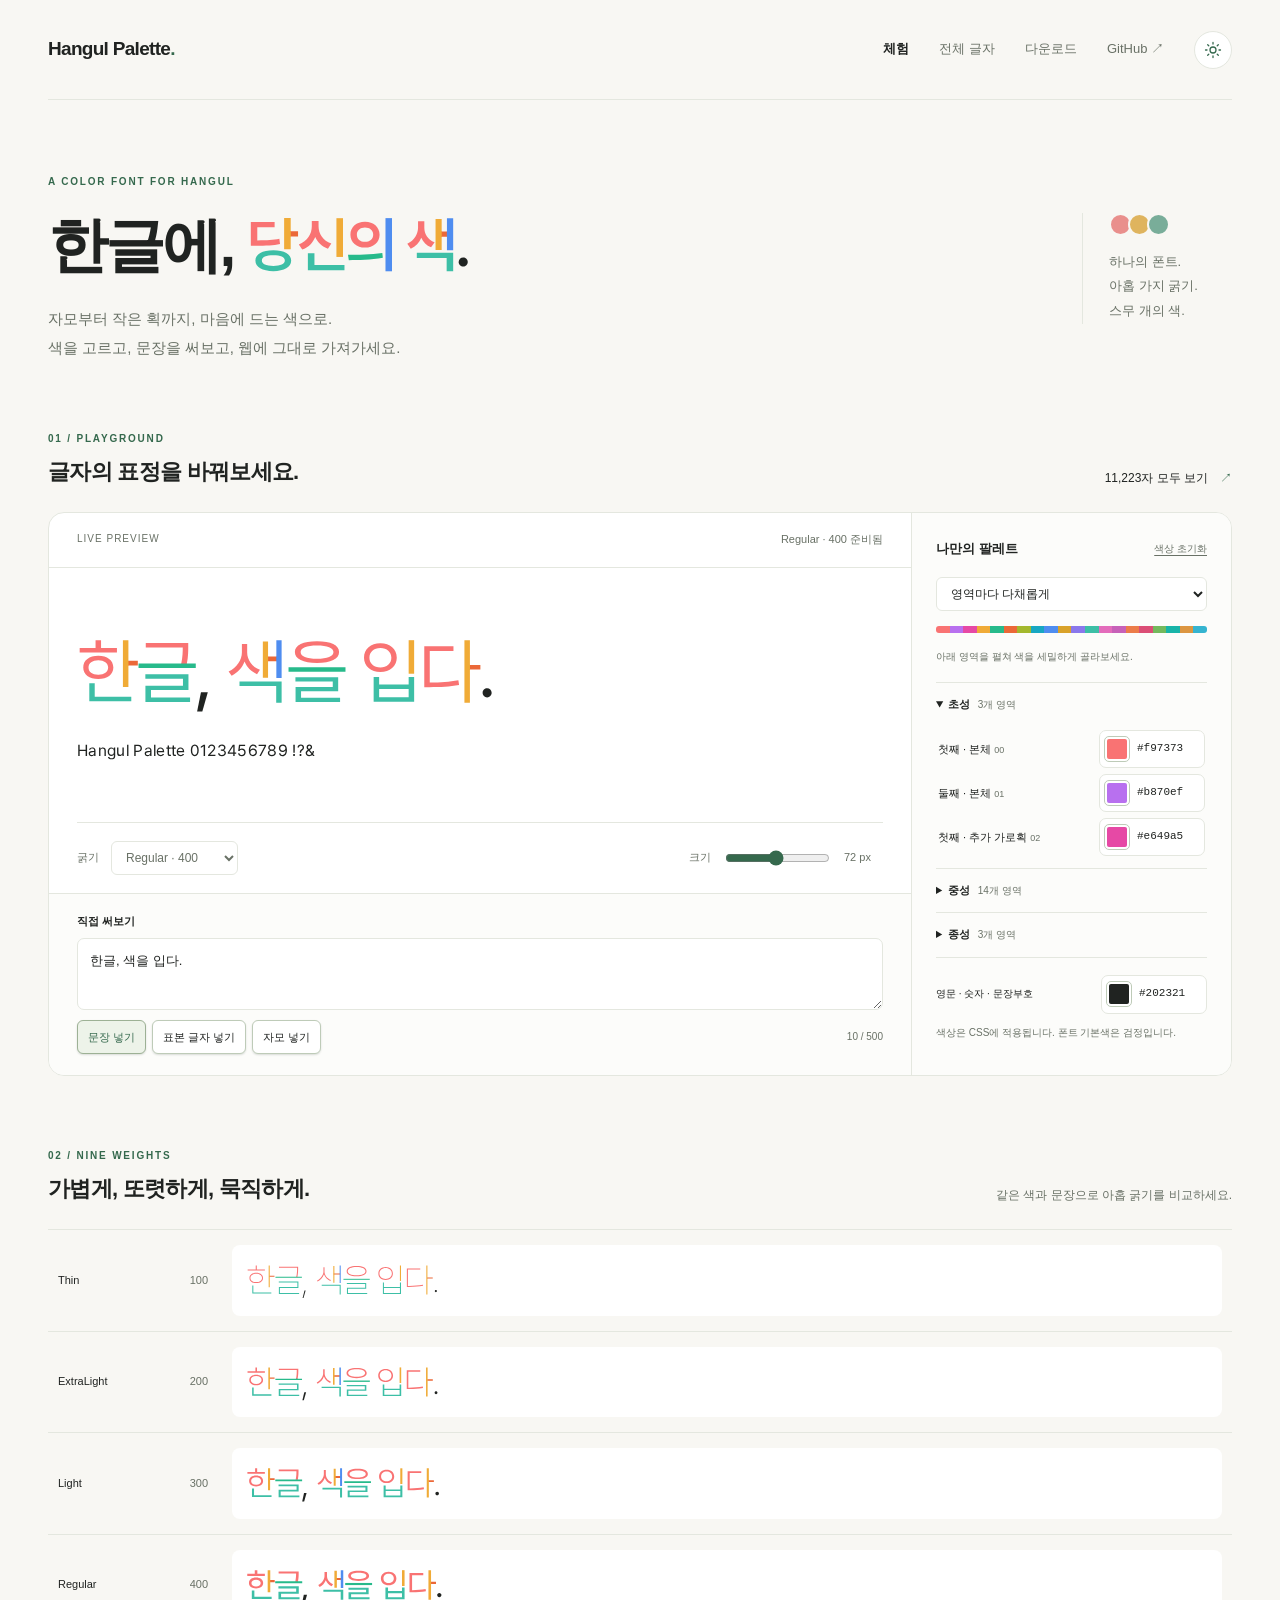
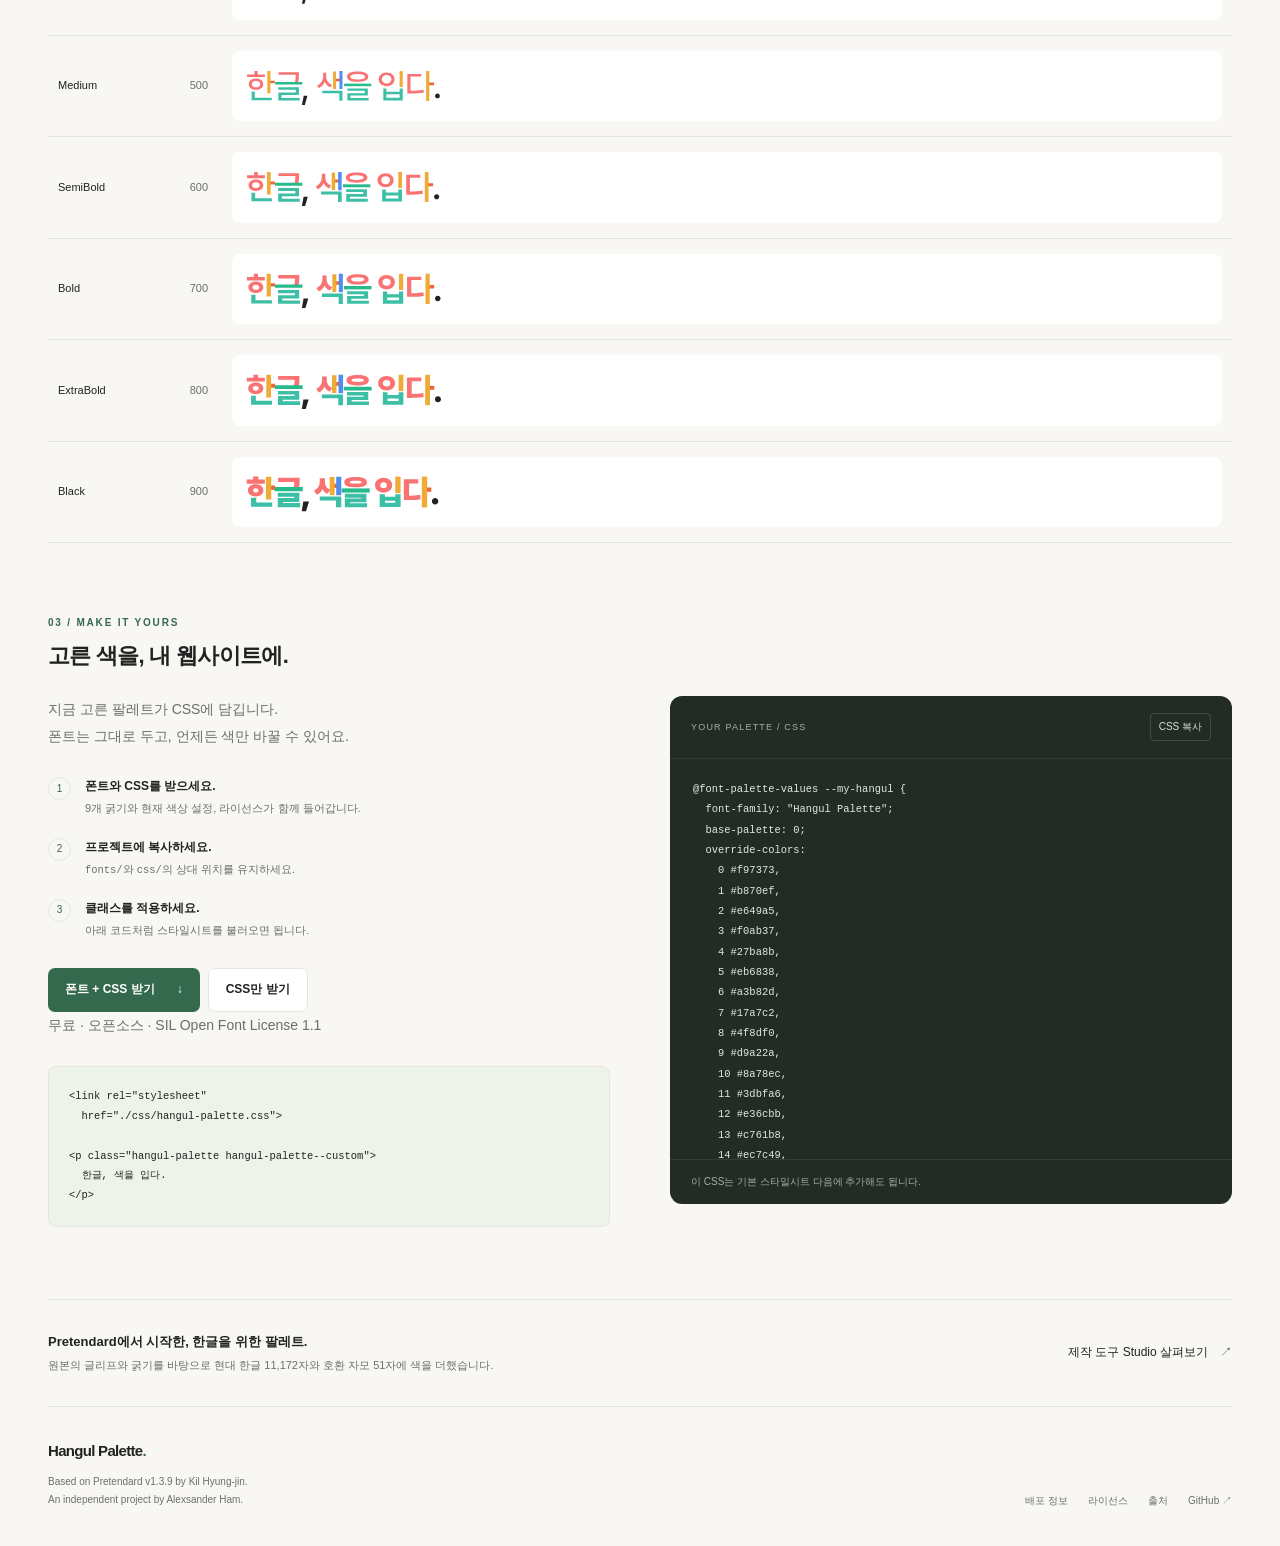
<file: index.html>
<!doctype html>
<html lang="ko">
<head>
  <meta charset="utf-8">
  <meta name="viewport" content="width=device-width, initial-scale=1">
  <meta name="theme-color" content="#f8f7f3">
  <meta name="color-scheme" content="light dark">
  <script src="assets/theme.js"></script>
  <meta name="description" content="한글의 자모와 작은 획까지, CSS로 색을 고르는 오픈소스 컬러 웹폰트. 9개 굵기와 20개 색상 영역을 직접 체험하세요.">
  <title>Hangul Palette — 한글에, 당신의 색.</title>
  <link rel="icon" href="assets/favicon.ico" sizes="16x16 32x32 48x48 64x64">
  <link rel="icon" href="assets/favicon.svg" type="image/svg+xml" sizes="any">
  <link rel="apple-touch-icon" href="assets/apple-touch-icon.png" sizes="180x180">
  <link rel="stylesheet" href="assets/theme.css">
  <link rel="stylesheet" href="css/hangul-palette.css">
  <link rel="stylesheet" href="assets/index.css">
</head>
<body>
  <a class="skip-link" href="#playground">체험으로 건너뛰기</a>
  <div class="shell">
    <header class="site-header">
      <a class="brand" href="./" aria-label="Hangul Palette 홈">Hangul Palette<span aria-hidden="true">.</span></a>
      <nav aria-label="주 메뉴">
        <a href="#playground" aria-current="page">체험</a>
        <a href="glyphs">전체 글자</a>
        <a href="#usage">다운로드</a>
        <a class="github-link" href="https://github.com/AlexsanderHam/hangul-palette">GitHub <span aria-hidden="true">↗</span></a>
        <button id="theme-toggle" class="theme-toggle" type="button" aria-label="다크 모드로 전환" title="다크 모드로 전환" disabled>
          <svg class="theme-sun" width="18" height="18" viewBox="0 0 24 24" fill="none" stroke="currentColor" stroke-width="1.7" stroke-linecap="round" aria-hidden="true"><circle cx="12" cy="12" r="4"/><path d="M12 2v2m0 16v2M2 12h2m16 0h2M4.93 4.93l1.42 1.42m11.3 11.3 1.42 1.42M4.93 19.07l1.42-1.42m11.3-11.3 1.42-1.42"/></svg>
          <svg class="theme-moon" width="18" height="18" viewBox="0 0 24 24" fill="none" stroke="currentColor" stroke-width="1.7" stroke-linecap="round" stroke-linejoin="round" aria-hidden="true"><path d="M20.5 13.5A8.5 8.5 0 0 1 10.5 3.5A8.5 8.5 0 1 0 20.5 13.5Z"/></svg>
        </button>
      </nav>
    </header>

    <main>
      <section class="hero" aria-labelledby="page-title">
        <div>
          <p class="eyebrow">A COLOR FONT FOR HANGUL</p>
          <h1 id="page-title">한글에, <span class="hangul-palette hangul-palette--colored">당신의 색.</span></h1>
          <p class="hero-description">자모부터 작은 획까지, 마음에 드는 색으로.<br>색을 고르고, 문장을 써보고, 웹에 그대로 가져가세요.</p>
        </div>
        <div class="hero-note"><span class="color-mark" aria-hidden="true"><i></i><i></i><i></i></span><p>하나의 폰트.<br>아홉 가지 굵기.<br>스무 개의 색.</p></div>
      </section>

      <section id="playground" aria-labelledby="playground-title">
        <div class="section-heading"><div><p class="eyebrow">01 / PLAYGROUND</p><h2 id="playground-title">글자의 표정을 바꿔보세요.</h2></div><a class="text-link" href="glyphs">11,223자 모두 보기 <span aria-hidden="true">↗</span></a></div>
        <div class="workbench">
          <div class="preview-panel">
            <div class="preview-toolbar"><span>LIVE PREVIEW</span><span id="font-state" role="status">폰트 불러오는 중…</span></div>
            <div class="specimen-stage"><p id="specimen" class="hangul-palette custom-palette">한글, 색을 입다.</p><p class="latin-sample custom-palette">Hangul Palette 0123456789 !?&amp;</p></div>
            <div class="preview-controls">
              <label for="weight">굵기<select id="weight"><option value="100">Thin · 100</option><option value="200">ExtraLight · 200</option><option value="300">Light · 300</option><option value="400" selected>Regular · 400</option><option value="500">Medium · 500</option><option value="600">SemiBold · 600</option><option value="700">Bold · 700</option><option value="800">ExtraBold · 800</option><option value="900">Black · 900</option></select></label>
              <label class="size-control" for="size">크기<input id="size" type="range" min="28" max="120" step="1" value="72"><output id="size-value" for="size">72 px</output></label>
            </div>
            <div class="text-editor"><label for="text">직접 써보기</label><textarea id="text" maxlength="500" rows="2" spellcheck="false">한글, 색을 입다.</textarea><div class="editor-foot"><div class="sample-buttons" aria-label="예시 문장"><button type="button" data-sample="한글, 색을 입다." aria-pressed="true">문장 넣기</button><button type="button" data-sample="가 과 값 밖 몋 휺" aria-pressed="false">표본 글자 넣기</button><button type="button" data-sample="ㄱ ㄲ ㄳ ㄴ ㄵ ㅏ ㅘ ㅙ ㅢ" aria-pressed="false">자모 넣기</button></div><span id="text-count">10 / 500</span></div></div>
          </div>

          <aside class="palette-panel" aria-labelledby="palette-title">
            <div class="palette-heading"><h3 id="palette-title">나만의 팔레트</h3><button id="reset-colors" class="quiet-button" type="button" disabled>색상 초기화</button></div>
            <label class="sr-only" for="preset">팔레트 프리셋</label><select id="preset" disabled><option value="spectrum">영역마다 다채롭게</option><option value="roles">초성 · 중성 · 종성</option><option value="forest">숲과 물</option><option value="black">기본 검정</option><option value="custom" disabled>직접 고른 색</option></select>
            <div id="palette-strip" class="palette-strip" aria-hidden="true"></div>
            <p class="panel-hint">아래 영역을 펼쳐 색을 세밀하게 골라보세요.</p>
            <div id="color-groups" class="color-groups"><p class="loading-copy">색상 영역 불러오는 중…</p></div>
            <div class="text-color-row"><label for="text-color">영문 · 숫자 · 문장부호</label><div class="color-control"><input id="text-color" name="text-color" type="color" value="#202321" autocomplete="off" aria-label="영문·숫자·문장부호 색상" title="눌러서 색상 선택"><input id="text-color-hex" name="text-color-hex" class="hex-input" type="text" value="#202321" maxlength="7" spellcheck="false" autocomplete="off" aria-label="영문·숫자·문장부호 16진수 색상"></div></div>
            <p id="palette-state" class="panel-hint" role="status">색상은 CSS에 적용됩니다. 폰트 기본색은 검정입니다.</p>
          </aside>
        </div>
        <noscript><p class="notice">색상 편집과 다운로드 묶음 기능은 JavaScript를 켜면 사용할 수 있습니다. 폰트는 <a href="https://github.com/AlexsanderHam/hangul-palette">GitHub</a>에서도 받을 수 있습니다.</p></noscript>
      </section>

      <section class="weight-section" aria-labelledby="weights-title">
        <div class="section-heading"><div><p class="eyebrow">02 / NINE WEIGHTS</p><h2 id="weights-title">가볍게, 또렷하게, 묵직하게.</h2></div><p class="section-note">같은 색과 문장으로 아홉 굵기를 비교하세요.</p></div>
        <div id="weights" class="weight-list">
          <article class="weight-row"><h3>Thin <span>100</span></h3><p class="hangul-palette custom-palette" style="font-weight:100">한글, 색을 입다.</p></article>
          <article class="weight-row"><h3>ExtraLight <span>200</span></h3><p class="hangul-palette custom-palette" style="font-weight:200">한글, 색을 입다.</p></article>
          <article class="weight-row"><h3>Light <span>300</span></h3><p class="hangul-palette custom-palette" style="font-weight:300">한글, 색을 입다.</p></article>
          <article class="weight-row"><h3>Regular <span>400</span></h3><p class="hangul-palette custom-palette" style="font-weight:400">한글, 색을 입다.</p></article>
          <article class="weight-row"><h3>Medium <span>500</span></h3><p class="hangul-palette custom-palette" style="font-weight:500">한글, 색을 입다.</p></article>
          <article class="weight-row"><h3>SemiBold <span>600</span></h3><p class="hangul-palette custom-palette" style="font-weight:600">한글, 색을 입다.</p></article>
          <article class="weight-row"><h3>Bold <span>700</span></h3><p class="hangul-palette custom-palette" style="font-weight:700">한글, 색을 입다.</p></article>
          <article class="weight-row"><h3>ExtraBold <span>800</span></h3><p class="hangul-palette custom-palette" style="font-weight:800">한글, 색을 입다.</p></article>
          <article class="weight-row"><h3>Black <span>900</span></h3><p class="hangul-palette custom-palette" style="font-weight:900">한글, 색을 입다.</p></article>
        </div>
      </section>

      <section id="usage" class="usage-section" aria-labelledby="usage-title">
        <div class="section-heading"><div><p class="eyebrow">03 / MAKE IT YOURS</p><h2 id="usage-title">고른 색을, 내 웹사이트에.</h2></div></div>
        <div class="usage-grid">
          <div class="usage-copy"><p>지금 고른 팔레트가 CSS에 담깁니다.<br>폰트는 그대로 두고, 언제든 색만 바꿀 수 있어요.</p><ol class="steps"><li><span>1</span><div><h3>폰트와 CSS를 받으세요.</h3><p>9개 굵기와 현재 색상 설정, 라이선스가 함께 들어갑니다.</p></div></li><li><span>2</span><div><h3>프로젝트에 복사하세요.</h3><p><code>fonts/</code>와 <code>css/</code>의 상대 위치를 유지하세요.</p></div></li><li><span>3</span><div><h3>클래스를 적용하세요.</h3><p>아래 코드처럼 스타일시트를 불러오면 됩니다.</p></div></li></ol>
            <div class="download-actions"><button id="download-fonts" class="button button-primary" type="button" disabled>폰트 + CSS 받기 <span aria-hidden="true">↓</span></button><button id="download-css" class="button button-secondary" type="button" disabled>CSS만 받기</button></div><p id="download-state" class="download-state" role="status">무료 · 오픈소스 · SIL Open Font License 1.1</p>
            <pre class="html-example"><code>&lt;link rel="stylesheet"
  href="./css/hangul-palette.css"&gt;

&lt;p class="hangul-palette hangul-palette--custom"&gt;
  한글, 색을 입다.
&lt;/p&gt;</code></pre>
          </div>
          <div class="code-panel"><div class="code-heading"><span>YOUR PALETTE / CSS</span><button id="copy-css" type="button" disabled>CSS 복사</button></div><pre tabindex="0" aria-label="선택한 팔레트 CSS"><code id="css-output">팔레트를 불러오는 중…</code></pre><p>이 CSS는 기본 스타일시트 다음에 추가해도 됩니다.</p></div>
        </div>
      </section>

      <section class="about-section" aria-label="프로젝트 정보"><p><strong>Pretendard에서 시작한, 한글을 위한 팔레트.</strong><br>원본의 글리프와 굵기를 바탕으로 현대 한글 11,172자와 호환 자모 51자에 색을 더했습니다.</p><a class="text-link" href="https://github.com/AlexsanderHam/hangul-palette-studio">제작 도구 Studio 살펴보기 <span aria-hidden="true">↗</span></a></section>
    </main>
    <footer class="site-footer"><div><a class="brand" href="./">Hangul Palette<span aria-hidden="true">.</span></a><p>Based on Pretendard v1.3.9 by Kil Hyung-jin.<br>An independent project by Alexsander Ham.</p></div><div class="footer-links"><a href="https://github.com/AlexsanderHam/hangul-palette/blob/main/metadata/manifest.json">배포 정보</a><a href="https://github.com/AlexsanderHam/hangul-palette/blob/main/LICENSE">라이선스</a><a href="https://github.com/AlexsanderHam/hangul-palette/blob/main/NOTICE">출처</a><a href="https://github.com/AlexsanderHam/hangul-palette">GitHub ↗</a></div></footer>
  </div>
  <script type="module" src="assets/index.js"></script>
</body>
</html>
</file>
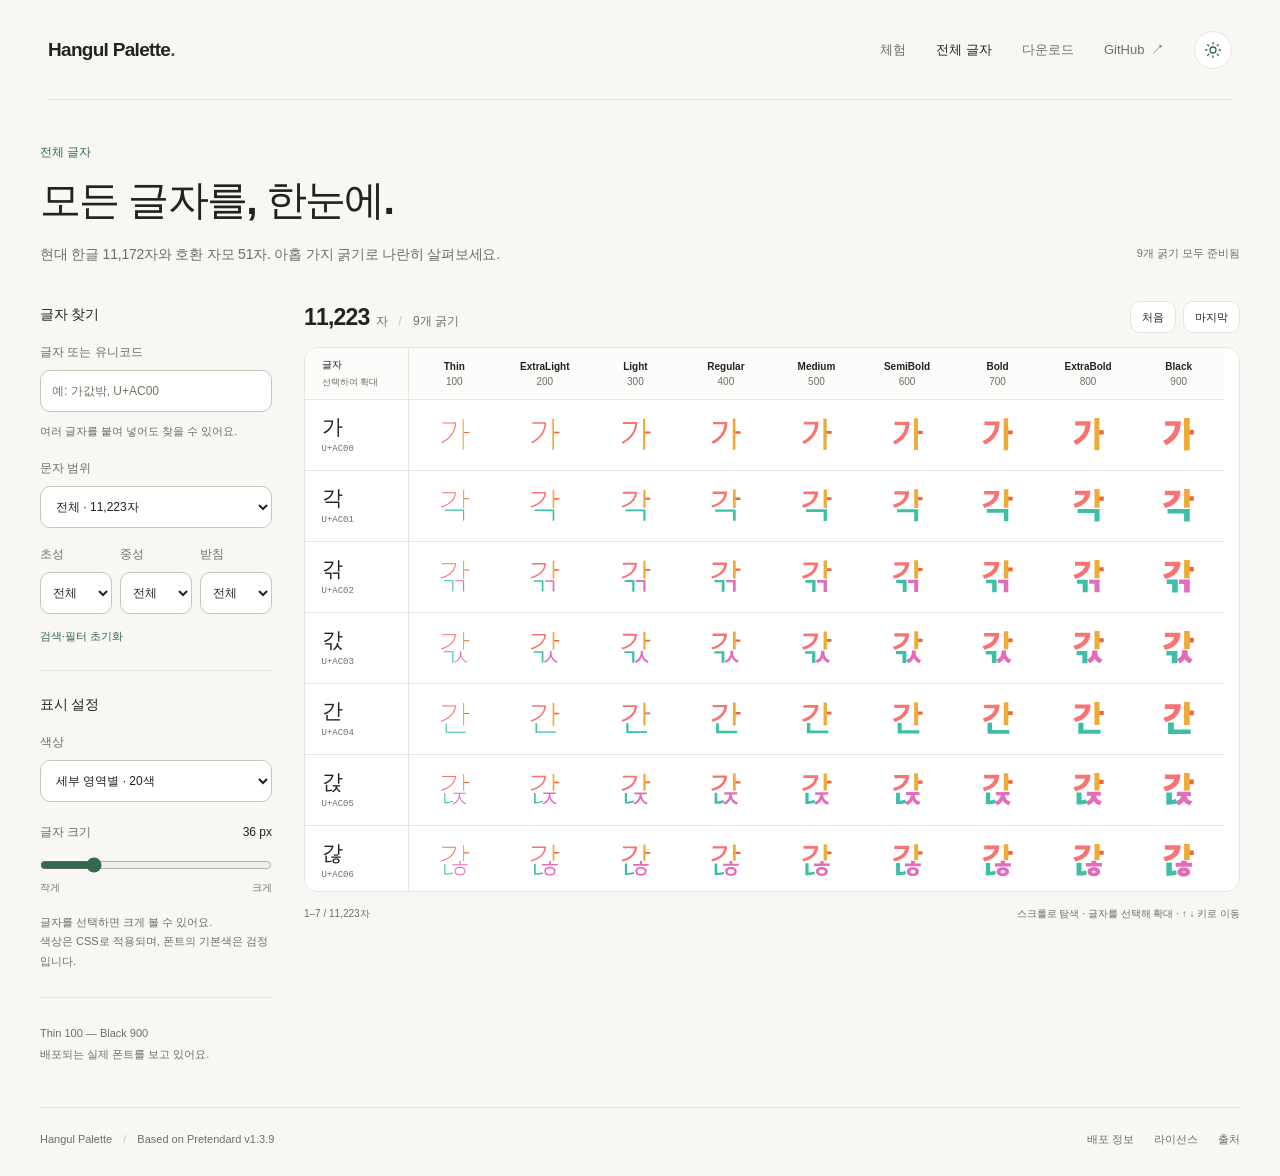
<file: glyphs.html>
<!doctype html>
<html lang="ko">
<head>
  <meta charset="utf-8">
  <meta name="viewport" content="width=device-width,initial-scale=1">
  <title>Hangul Palette — 전체 글자</title>
  <meta name="description" content="Hangul Palette의 한글 11,223자를 아홉 가지 굵기와 다양한 팔레트로 살펴보세요.">
  <meta name="theme-color" content="#f8f7f3">
  <meta name="color-scheme" content="light dark">
  <script src="assets/theme.js"></script>
  <link rel="icon" href="assets/favicon.ico" sizes="16x16 32x32 48x48 64x64">
  <link rel="icon" href="assets/favicon.svg" type="image/svg+xml" sizes="any">
  <link rel="apple-touch-icon" href="assets/apple-touch-icon.png" sizes="180x180">
  <link rel="stylesheet" href="assets/theme.css">
  <link rel="stylesheet" href="css/hangul-palette.css">
  <link rel="stylesheet" href="assets/glyphs.css">
</head>
<body>
  <a class="skip-link" href="#glyph-viewport">글자 목록으로 이동</a>
  <header class="site-header">
    <nav class="navigation" aria-label="주요 메뉴">
      <a class="brand" href="./">Hangul Palette<span aria-hidden="true">.</span></a>
      <div class="navigation-links">
        <a href="./">체험</a>
        <a href="glyphs" aria-current="page">전체 글자</a>
        <a href="./#usage">다운로드</a>
        <a class="github-link" href="https://github.com/AlexsanderHam/hangul-palette">GitHub <span aria-hidden="true">↗</span></a>
        <button id="theme-toggle" class="theme-toggle" type="button" aria-label="다크 모드로 전환" title="다크 모드로 전환" disabled>
          <svg class="theme-sun" width="18" height="18" viewBox="0 0 24 24" fill="none" stroke="currentColor" stroke-width="1.7" stroke-linecap="round" aria-hidden="true"><circle cx="12" cy="12" r="4"/><path d="M12 2v2m0 16v2M2 12h2m16 0h2M4.93 4.93l1.42 1.42m11.3 11.3 1.42 1.42M4.93 19.07l1.42-1.42m11.3-11.3 1.42-1.42"/></svg>
          <svg class="theme-moon" width="18" height="18" viewBox="0 0 24 24" fill="none" stroke="currentColor" stroke-width="1.7" stroke-linecap="round" stroke-linejoin="round" aria-hidden="true"><path d="M20.5 13.5A8.5 8.5 0 0 1 10.5 3.5A8.5 8.5 0 1 0 20.5 13.5Z"/></svg>
        </button>
      </div>
    </nav>
  </header>
  <main>
    <header class="page-header">
      <div><p class="eyebrow">전체 글자</p><h1>모든 글자를, 한눈에.</h1><p class="page-description">현대 한글 11,172자와 호환 자모 51자.<br class="mobile-break"> 아홉 가지 굵기로 나란히 살펴보세요.</p></div>
      <div class="font-loading"><span id="font-state" class="font-state" role="status">폰트 불러오는 중…</span><button id="font-retry" type="button" hidden>새로고침</button></div>
    </header>
    <div class="explorer">
      <aside class="sidebar" aria-label="글자 찾기와 표시 설정">
        <section class="settings-section">
          <h2>글자 찾기</h2>
          <label for="search">글자 또는 유니코드</label>
          <input id="search" type="search" placeholder="예: 가값밖, U+AC00" autocomplete="off" spellcheck="false" aria-describedby="search-hint">
          <p class="hint" id="search-hint">여러 글자를 붙여 넣어도 찾을 수 있어요.</p>
          <label for="scope">문자 범위</label>
          <select id="scope"><option value="all">전체 · 11,223자</option><option value="syllables">완성형 한글 · 11,172자</option><option value="jamo">호환 자모 · 51자</option></select>
          <div class="component-filters">
            <label for="initial">초성<select id="initial"><option value="">전체</option></select></label>
            <label for="medial">중성<select id="medial"><option value="">전체</option></select></label>
            <label for="final">받침<select id="final"><option value="">전체</option></select></label>
          </div>
          <button id="reset" class="reset-button" type="button">검색·필터 초기화</button>
        </section>
        <section class="settings-section">
          <h2>표시 설정</h2>
          <label for="palette">색상</label>
          <select id="palette"><option value="--hangul-palette">세부 영역별 · 20색</option><option value="--hangul-palette-roles">초성·중성·종성</option><option value="normal">기본 검정</option><option value="--hangul-palette-gray">차분한 회색</option></select>
          <div class="range-label"><label for="size">글자 크기</label><output id="size-value" for="size">36 px</output></div>
          <input id="size" type="range" min="24" max="80" step="2" value="36">
          <div class="range-ends" aria-hidden="true"><span>작게</span><span>크게</span></div>
          <p class="hint">글자를 선택하면 크게 볼 수 있어요.<br>색상은 CSS로 적용되며, 폰트의 기본색은 검정입니다.</p>
        </section>
        <p class="sidebar-note">Thin 100 — Black 900<br>배포되는 실제 폰트를 보고 있어요.</p>
      </aside>
      <section class="results" aria-label="전체 글자와 굵기 비교">
        <div class="results-bar">
          <p><strong id="result-count">11,223</strong><span>자</span><span class="result-divider" aria-hidden="true">/</span><span>9개 굵기</span></p>
          <div class="jump-buttons"><button id="first" type="button">처음</button><button id="last" type="button">마지막</button></div>
        </div>
        <div id="glyph-viewport" class="glyph-viewport" tabindex="0" aria-label="글자 비교표" aria-describedby="table-hint">
          <table id="glyph-table" aria-rowcount="11224" aria-colcount="10">
            <caption class="visually-hidden">한글 11,223자의 아홉 가지 굵기 비교. 글자 찾기는 검색과 자모 필터를 이용하세요.</caption>
            <colgroup><col class="character-column"><col span="9"></colgroup>
            <thead><tr aria-rowindex="1"><th scope="col">글자 <span>선택하여 확대</span></th><th scope="col">Thin<span>100</span></th><th scope="col">ExtraLight<span>200</span></th><th scope="col">Light<span>300</span></th><th scope="col">Regular<span>400</span></th><th scope="col">Medium<span>500</span></th><th scope="col">SemiBold<span>600</span></th><th scope="col">Bold<span>700</span></th><th scope="col">ExtraBold<span>800</span></th><th scope="col">Black<span>900</span></th></tr></thead>
            <tbody id="glyph-rows"></tbody>
          </table>
          <div id="empty-state" class="empty-state" hidden><h2>일치하는 글자가 없어요.</h2><p>현대 한글이나 ㄱ–ㅣ를 입력하거나, 필터를 초기화해 보세요.</p><button id="empty-reset" type="button">검색·필터 초기화</button></div>
        </div>
        <div class="results-foot"><span id="visible-range">목록 준비 중…</span><span id="table-hint">스크롤로 탐색 · 글자를 선택해 확대 · ↑ ↓ 키로 이동</span></div>
        <p id="search-status" class="visually-hidden" role="status" aria-live="polite"></p>
      </section>
    </div>
    <footer><span>Hangul Palette <span class="footer-divider" aria-hidden="true">/</span> Based on Pretendard v1.3.9</span><div><a href="https://github.com/AlexsanderHam/hangul-palette/blob/main/metadata/manifest.json">배포 정보</a><a href="https://github.com/AlexsanderHam/hangul-palette/blob/main/LICENSE">라이선스</a><a href="https://github.com/AlexsanderHam/hangul-palette/blob/main/NOTICE">출처</a></div></footer>
    <noscript><p class="no-script">전체 글자 목록에는 JavaScript가 필요합니다. <a href="./">문장 미리보기</a>에서는 기본 표본을 볼 수 있습니다.</p></noscript>
  </main>
  <dialog id="glyph-detail" aria-labelledby="detail-title" aria-describedby="detail-description">
    <div class="detail-header"><div><p class="eyebrow">아홉 가지 굵기</p><h2 id="detail-title">글자 확대</h2><p id="detail-description"></p></div><button id="close-detail" type="button" aria-label="확대 창 닫기" autofocus>닫기 <span aria-hidden="true">×</span></button></div>
    <div id="detail-weights" class="detail-weights"></div>
    <div class="detail-footer"><button id="previous-glyph" type="button">← 이전 글자</button><button id="next-glyph" type="button">다음 글자 →</button></div>
  </dialog>
  <script type="module" src="assets/glyphs.js"></script>
</body>
</html>
</file>
<file: assets/theme.css>
:root {
  color-scheme: light;
  --paper: #f8f7f3;
  --ink: #202321;
  --muted: #697166;
  --line: #e4e7df;
  --accent: #35694d;
  --accent-hover: #29583e;
  --on-accent: #fff;
  --surface: #fff;
  --surface-soft: #fcfcfa;
  --surface-hover: #edf3e9;
  --surface-active: #dfead9;
  --border-strong: #becbb8;
  --accent-soft: #edf3e9;
  --accent-border: #9db195;
  --focus-ring: #35694d26;
  --danger: #a04437;
  --placeholder: #6e7866;
  --selection: #dce8d7;
  --selection-ink: #202321;
  --shadow: #172b1d26;
  --backdrop: #202b2259;
  --specimen-paper: var(--surface);
  --specimen-ink: var(--ink);
  --specimen-line: var(--line);
  --specimen-hover: var(--surface-hover);
  --specimen-selected: var(--surface-active);
}
:root[data-theme="dark"] {
  color-scheme: dark;
  --paper: #151a17;
  --ink: #edf1e9;
  --muted: #abb5a7;
  --line: #343e35;
  --accent: #a8cdb1;
  --accent-hover: #bee0c4;
  --on-accent: #142319;
  --surface: #1d251f;
  --surface-soft: #19201b;
  --surface-hover: #27362b;
  --surface-active: #334a39;
  --border-strong: #53654f;
  --accent-soft: #293e2f;
  --accent-border: #648867;
  --focus-ring: #a8cdb12e;
  --danger: #f2a596;
  --placeholder: #95a08f;
  --selection: #3b5543;
  --selection-ink: #f2f7ef;
  --shadow: #00000052;
  --backdrop: #050b08a3;
}
/* Follow the system even before JavaScript loads, or when it is disabled. */
@media (prefers-color-scheme: dark) {
  :root:not([data-theme]) {
    color-scheme: dark;
    --paper: #151a17;
    --ink: #edf1e9;
    --muted: #abb5a7;
    --line: #343e35;
    --accent: #a8cdb1;
    --accent-hover: #bee0c4;
    --on-accent: #142319;
    --surface: #1d251f;
    --surface-soft: #19201b;
    --surface-hover: #27362b;
    --surface-active: #334a39;
    --border-strong: #53654f;
    --accent-soft: #293e2f;
    --accent-border: #648867;
    --focus-ring: #a8cdb12e;
    --danger: #f2a596;
    --placeholder: #95a08f;
    --selection: #3b5543;
    --selection-ink: #f2f7ef;
    --shadow: #00000052;
    --backdrop: #050b08a3;
  }
}
/* Literal black palettes need light paper, independently of the site theme. */
:root[data-preview="black"] {
  --specimen-paper: #fff;
  --specimen-ink: #202321;
  --specimen-line: #eff1ec;
  --specimen-hover: #f8faf5;
  --specimen-selected: #edf4eb;
}
::selection { background: var(--selection); color: var(--selection-ink); }
.theme-toggle { position: relative; display: inline-grid; place-items: center; flex-shrink: 0; width: 38px; height: 38px; padding: 0; border: 1px solid var(--line); border-radius: 50%; color: var(--accent); background: var(--surface); cursor: pointer; line-height: 1; }
.theme-toggle:hover { background: var(--accent-soft); border-color: var(--accent-border); }
.theme-toggle svg { position: absolute; inset: 0; margin: auto; }
.theme-toggle .theme-moon { opacity: 0; transform: rotate(-30deg) scale(.7); }
:root[data-theme="dark"] .theme-sun { opacity: 0; transform: rotate(30deg) scale(.7); }
:root[data-theme="dark"] .theme-moon { opacity: 1; transform: none; }
@media (prefers-color-scheme: dark) {
  :root:not([data-theme]) .theme-sun { opacity: 0; transform: rotate(30deg) scale(.7); }
  :root:not([data-theme]) .theme-moon { opacity: 1; transform: none; }
}
@media (max-width: 720px) { .theme-toggle { width: 40px; height: 40px; } }
@media (prefers-reduced-motion: no-preference) {
  body, body * { transition: background-color .2s ease, color .2s ease, border-color .2s ease, box-shadow .2s ease; }
  .theme-toggle svg { transition: opacity .2s ease, transform .2s ease; }
}
</file>
<file: css/hangul-palette.css>
/* Font faces */
@font-face {
  font-family: "Hangul Palette";
  src: url("../fonts/hangul-palette-thin.woff2") format("woff2");
  font-weight: 100;
  font-style: normal;
  font-display: swap;
}

@font-face {
  font-family: "Hangul Palette";
  src: url("../fonts/hangul-palette-extra-light.woff2") format("woff2");
  font-weight: 200;
  font-style: normal;
  font-display: swap;
}

@font-face {
  font-family: "Hangul Palette";
  src: url("../fonts/hangul-palette-light.woff2") format("woff2");
  font-weight: 300;
  font-style: normal;
  font-display: swap;
}

@font-face {
  font-family: "Hangul Palette";
  src: url("../fonts/hangul-palette-regular.woff2") format("woff2");
  font-weight: 400;
  font-style: normal;
  font-display: swap;
}

@font-face {
  font-family: "Hangul Palette";
  src: url("../fonts/hangul-palette-medium.woff2") format("woff2");
  font-weight: 500;
  font-style: normal;
  font-display: swap;
}

@font-face {
  font-family: "Hangul Palette";
  src: url("../fonts/hangul-palette-semi-bold.woff2") format("woff2");
  font-weight: 600;
  font-style: normal;
  font-display: swap;
}

@font-face {
  font-family: "Hangul Palette";
  src: url("../fonts/hangul-palette-bold.woff2") format("woff2");
  font-weight: 700;
  font-style: normal;
  font-display: swap;
}

@font-face {
  font-family: "Hangul Palette";
  src: url("../fonts/hangul-palette-extra-bold.woff2") format("woff2");
  font-weight: 800;
  font-style: normal;
  font-display: swap;
}

@font-face {
  font-family: "Hangul Palette";
  src: url("../fonts/hangul-palette-black.woff2") format("woff2");
  font-weight: 900;
  font-style: normal;
  font-display: swap;
}

/* Default appearance */
.hangul-palette {
  font-family: "Hangul Palette", sans-serif;
  font-synthesis: none;
  font-palette: normal;
}

/* Example palettes */
@font-palette-values --hangul-palette {
  font-family: "Hangul Palette";
  base-palette: 0;
  override-colors:
    0 #f97373,
    1 #b870ef,
    2 #e649a5,
    3 #f0ab37,
    4 #27ba8b,
    5 #eb6838,
    6 #a3b82d,
    7 #17a7c2,
    8 #4f8df0,
    9 #d9a22a,
    10 #8a78ec,
    11 #3dbfa6,
    12 #e36cbb,
    13 #c761b8,
    14 #ec7c49,
    15 #db4e76,
    16 #74b95d,
    17 #18b4a8,
    18 #dc9641,
    19 #35b4d0;
}

@font-palette-values --hangul-palette-gray {
  font-family: "Hangul Palette";
  base-palette: 0;
  override-colors:
    0 #64748b,
    1 #64748b,
    2 #64748b,
    3 #64748b,
    4 #64748b,
    5 #64748b,
    6 #64748b,
    7 #64748b,
    8 #64748b,
    9 #64748b,
    10 #64748b,
    11 #64748b,
    12 #64748b,
    13 #64748b,
    14 #64748b,
    15 #64748b,
    16 #64748b,
    17 #64748b,
    18 #64748b,
    19 #64748b;
}

@font-palette-values --hangul-palette-roles {
  font-family: "Hangul Palette";
  base-palette: 0;
  override-colors:
    0 #ee7a8a,
    1 #ee7a8a,
    2 #ee7a8a,
    3 #e8b476,
    4 #e8b476,
    5 #e8b476,
    6 #e8b476,
    7 #e8b476,
    8 #e8b476,
    9 #e8b476,
    10 #e8b476,
    11 #87cbb5,
    12 #87cbb5,
    13 #e8b476,
    14 #e8b476,
    15 #e8b476,
    16 #e8b476,
    17 #e8b476,
    18 #e8b476,
    19 #87cbb5;
}

/* Palette slots */
/* 0: initial.part1.body — 초성 첫째 구성 자모 · 본체 */
/* 1: initial.part2.body — 초성 둘째 구성 자모 · 본체 */
/* 2: initial.part1.added-bar — 초성 첫째 구성 자모 · 추가 가로획 */
/* 3: medial.part1.vertical — 중성 첫째 구성 자모 · 세로 */
/* 4: medial.part1.horizontal — 중성 첫째 구성 자모 · 가로 */
/* 5: medial.part1.right-bar — 중성 첫째 구성 자모 · 오른쪽 짧은 가로 */
/* 6: medial.part1.left-upper-bar — 중성 첫째 구성 자모 · 왼쪽 위 짧은 가로 */
/* 7: medial.part1.left-lower-bar — 중성 첫째 구성 자모 · 왼쪽 아래 짧은 가로 */
/* 8: medial.part2.vertical — 중성 둘째 구성 자모 · 세로 */
/* 9: medial.part2.right-bar — 중성 둘째 구성 자모 · 오른쪽 짧은 가로 */
/* 10: medial.part3.vertical — 중성 셋째 구성 자모 · 세로 */
/* 11: final.part1.body — 종성 첫째 구성 자모 · 본체 */
/* 12: final.part2.body — 종성 둘째 구성 자모 · 본체 */
/* 13: medial.part1.left-bar — 중성 첫째 구성 자모 · 왼쪽 짧은 가로 */
/* 14: medial.part1.right-upper-bar — 중성 첫째 구성 자모 · 오른쪽 위 짧은 가로 */
/* 15: medial.part1.right-lower-bar — 중성 첫째 구성 자모 · 오른쪽 아래 짧은 가로 */
/* 16: medial.part1.left-vertical — 중성 첫째 구성 자모 · 왼쪽 짧은 세로 */
/* 17: medial.part1.right-vertical — 중성 첫째 구성 자모 · 오른쪽 짧은 세로 */
/* 18: medial.part2.left-bar — 중성 둘째 구성 자모 · 왼쪽 짧은 가로 */
/* 19: final.part1.added-bar — 종성 첫째 구성 자모 · 추가 가로획 */

/* Add this class to use the example colors. */
.hangul-palette--colored {
  font-palette: --hangul-palette;
}
</file>
<file: assets/index.css>
:root { --preview-size:72px; --plain-color:var(--specimen-ink); }
* { box-sizing:border-box; }
html { scroll-behavior:smooth; scroll-padding-top:28px; }
body { margin:0; color:var(--ink); background:var(--paper); font-family:-apple-system,BlinkMacSystemFont,"Segoe UI",sans-serif; font-size:14px; line-height:1.6; -webkit-font-smoothing:antialiased; }
button,input,select,textarea { font:inherit; color:inherit; }
button,a,input,select,textarea,summary { -webkit-tap-highlight-color:transparent; }
button,select,input[type="color"],input[type="range"],summary { cursor:pointer; }
button { border:0; }
button:disabled { opacity:.48; cursor:wait; }
a { color:inherit; text-decoration:none; text-underline-offset:4px; }
a:hover { text-decoration:underline; }
:focus-visible { outline:2px solid var(--accent); outline-offset:2px; }
.shell { max-width:1280px; padding:0 48px; margin:auto; }
.sr-only,.skip-link:not(:focus) { position:absolute; width:1px; height:1px; padding:0; margin:-1px; overflow:hidden; clip:rect(0,0,0,0); white-space:nowrap; border:0; }
.skip-link:focus { position:fixed; top:12px; left:12px; z-index:10; padding:10px 16px; background:var(--surface); border:1px solid var(--accent); border-radius:6px; }
.site-header { min-height:100px; display:flex; justify-content:space-between; align-items:center; gap:24px; border-bottom:1px solid var(--line); }
.brand { font-size:19px; font-weight:750; letter-spacing:-.7px; white-space:nowrap; }
.brand span { color:var(--accent); }
.site-header nav { display:flex; gap:30px; align-items:center; font-size:13px; color:var(--muted); }
.site-header nav [aria-current] { color:var(--ink); font-weight:650; }
.hero { display:flex; justify-content:space-between; gap:40px; align-items:center; padding:74px 0 69px; }
.eyebrow { margin:0 0 16px; font-size:10px; font-weight:650; letter-spacing:1.8px; color:var(--accent); }
h1 { margin:0; font-size:clamp(36px,4.7vw,62px); line-height:1.3; font-weight:650; letter-spacing:-2.8px; word-break:keep-all; }
h1 .hangul-palette { font-weight:600; }
.hero-description { color:var(--muted); line-height:1.9; font-size:15px; margin:20px 0 0; }
.hero-note { min-width:150px; padding-left:26px; border-left:1px solid var(--line); }
.hero-note p { font-size:13px; line-height:1.9; margin:14px 0 0; color:var(--muted); }
.color-mark { display:flex; padding-left:4px; }
.color-mark i { width:23px; height:23px; border-radius:50%; border:2px solid var(--paper); margin-left:-4px; background:#e98f8c; }
.color-mark i:nth-child(2) { background:#dfb45e; }.color-mark i:nth-child(3) { background:#79ad99; }
.section-heading { display:flex; gap:24px; justify-content:space-between; align-items:flex-end; margin-bottom:24px; }
.section-heading .eyebrow { margin-bottom:8px; }
h2 { margin:0; font-size:22px; line-height:1.5; font-weight:650; letter-spacing:-.7px; word-break:keep-all; }
.text-link { display:inline-flex; gap:12px; font-size:12px; white-space:nowrap; }
.text-link span { color:var(--accent); }
.workbench { display:grid; grid-template-columns:minmax(0,1fr) 320px; border:1px solid var(--line); background:var(--surface); border-radius:16px; overflow:hidden; }
.preview-panel { min-width:0; display:flex; flex-direction:column; }
.preview-toolbar { display:flex; justify-content:space-between; gap:12px; padding:18px 28px; border-bottom:1px solid var(--line); color:var(--muted); font-size:10px; letter-spacing:1px; }
#font-state { letter-spacing:0; font-size:11px; text-align:right; }
#font-state.failed { color:var(--danger); }
.specimen-stage { flex:1; display:flex; flex-direction:column; justify-content:center; padding:30px 28px 40px; min-height:254px; background:var(--specimen-paper); }
#specimen { margin:0; font-size:var(--preview-size); line-height:1.5; letter-spacing:-.04em; white-space:pre-wrap; overflow-wrap:anywhere; word-break:keep-all; font-weight:400; }
.latin-sample { margin:13px 0 0; font-family:"Hangul Palette",sans-serif; font-size:16px; letter-spacing:.02em; }
.custom-palette { font-palette:--hangul-palette; color:var(--plain-color); }
.preview-controls { display:flex; justify-content:space-between; align-items:center; flex-wrap:wrap; gap:18px; margin:0 28px; padding:18px 0; border-top:1px solid var(--line); }
.preview-controls label { display:flex; gap:12px; align-items:center; font-size:11px; color:var(--muted); }
select { appearance:auto; background:var(--surface); border:1px solid var(--line); border-radius:6px; padding:8px 10px; font-size:12px; }
.size-control { flex:1; justify-content:flex-end; }
input[type="range"] { width:105px; accent-color:var(--accent); }
output { min-width:39px; font-variant-numeric:tabular-nums; }
.text-editor { padding:19px 28px 21px; border-top:1px solid var(--line); background:var(--surface-soft); }
.text-editor>label { display:block; margin-bottom:8px; font-size:11px; font-weight:600; }
textarea { display:block; width:100%; resize:vertical; min-height:72px; max-height:240px; background:var(--surface); border:1px solid var(--line); padding:12px; border-radius:7px; font-size:13px; line-height:1.6; }
select:focus,textarea:focus { outline:none; border-color:var(--accent); box-shadow:0 0 0 2px var(--focus-ring); }
.editor-foot { display:flex; align-items:center; justify-content:space-between; flex-wrap:wrap; gap:10px; margin-top:10px; }
.sample-buttons { display:flex; flex-wrap:wrap; gap:6px; }
.sample-buttons button { min-height:34px; padding:7px 10px; border:1px solid var(--border-strong); border-radius:6px; background:var(--surface); box-shadow:0 1px 2px var(--shadow); font-size:11px; font-weight:550; line-height:1.4; color:var(--ink); }
.sample-buttons button:hover { background:var(--accent-soft); border-color:var(--accent-border); }
.sample-buttons button:active { background:var(--surface-active); box-shadow:none; transform:translateY(1px); }
.sample-buttons button[aria-pressed="true"] { color:var(--accent); background:var(--accent-soft); border-color:var(--accent-border); }
#text-count { color:var(--muted); font-size:10px; font-variant-numeric:tabular-nums; }
.palette-panel { padding:24px; border-left:1px solid var(--line); background:var(--surface-soft); }
.palette-heading { display:flex; gap:10px; justify-content:space-between; align-items:center; margin-bottom:16px; }
h3 { margin:0; font-size:13px; font-weight:650; }
.quiet-button { font-size:10px; color:var(--muted); background:transparent; padding:4px 0; text-decoration:underline; text-underline-offset:3px; }
#preset { width:100%; }
.palette-strip { display:flex; height:7px; border-radius:3px; overflow:hidden; margin:15px 0; }
.palette-strip i { flex:1; background:var(--swatch); }
.panel-hint { margin:10px 0 16px; color:var(--muted); font-size:10px; line-height:1.8; }
.color-groups { border-top:1px solid var(--line); }
.color-group { border-bottom:1px solid var(--line); }
.color-group summary { padding:13px 0; font-size:11px; font-weight:600; }
.color-group summary small { color:var(--muted); font-size:10px; font-weight:400; margin-left:8px; }
.color-fields { max-height:310px; overflow:auto; padding:0 2px 9px; scrollbar-width:thin; }
.color-field { display:grid; grid-template-columns:minmax(0,1fr) auto; align-items:center; gap:12px; min-height:44px; }
.color-control { display:flex; align-items:center; gap:6px; padding:4px 7px 4px 4px; border:1px solid var(--line); border-radius:7px; background:var(--surface); }
.color-control:focus-within { border-color:var(--accent); box-shadow:0 0 0 2px var(--focus-ring); }
.color-control input:focus { outline:none; box-shadow:none; }
.color-field input[type="color"],#text-color { appearance:none; -webkit-appearance:none; border:1px solid var(--border-strong); border-radius:5px; overflow:hidden; padding:2px; width:26px; height:26px; background:var(--surface); flex-shrink:0; }
input[type="color"]::-webkit-color-swatch-wrapper { padding:0; }input[type="color"]::-webkit-color-swatch { border:0; border-radius:2px; }input[type="color"]::-moz-color-swatch { border:0; border-radius:2px; }
.color-field label { font-size:11px; line-height:1.5; overflow-wrap:anywhere; }
.color-field label small { color:var(--muted); margin-left:3px; font-size:9px; }
.hex-input { width:61px; padding:5px 1px; border:0; border-bottom:1px solid transparent; background:transparent; font-family:ui-monospace,monospace; font-size:11px; color:var(--ink); text-align:left; border-radius:0; }
.hex-input[aria-invalid="true"] { border-color:var(--danger); color:var(--danger); }
.text-color-row { display:flex; align-items:center; justify-content:space-between; gap:10px; padding-top:17px; font-size:10px; }
#palette-state { margin-bottom:0; }
.loading-copy { font-size:12px; color:var(--muted); }
.notice { padding:16px; border:1px solid var(--line); background:var(--surface); font-size:12px; }.notice a { text-decoration:underline; }
.weight-section,.usage-section { margin-top:72px; }
.section-note { margin:0; font-size:12px; color:var(--muted); }
.weight-list { border-top:1px solid var(--line); }
.weight-row { display:grid; grid-template-columns:150px minmax(0,1fr); align-items:center; gap:24px; padding:15px 10px; border-bottom:1px solid var(--line); }
.weight-row h3 { font-size:11px; font-weight:500; display:flex; justify-content:space-between; gap:12px; }.weight-row h3 span { color:var(--muted); font-variant-numeric:tabular-nums; }
.weight-row p { margin:0; padding:8px 14px; border-radius:8px; background:var(--specimen-paper); font-size:34px; line-height:1.6; letter-spacing:-.04em; overflow-wrap:anywhere; white-space:pre-wrap; }
.usage-grid { display:grid; grid-template-columns:minmax(0,1fr) minmax(0,1fr); gap:60px; }
.usage-copy { min-width:0; }
.usage-copy>p { color:var(--muted); margin:0 0 28px; font-size:14px; line-height:1.9; }
.steps { list-style:none; padding:0; margin:0 0 28px; display:grid; gap:20px; }
.steps li { display:flex; gap:14px; }.steps li>span { width:23px; height:23px; display:grid; place-items:center; border:1px solid var(--line); border-radius:50%; font-size:10px; flex-shrink:0; color:var(--accent); }
.steps h3 { font-size:12px; font-weight:600; margin-bottom:4px; }.steps p { margin:0; color:var(--muted); font-size:11px; }
code { font-family:ui-monospace,SFMono-Regular,Consolas,monospace; font-size:.95em; }
.download-actions { display:flex; flex-wrap:wrap; gap:8px; }
.button { display:inline-flex; align-items:center; justify-content:center; gap:22px; padding:11px 17px; border-radius:7px; font-size:12px; font-weight:600; min-height:44px; }
.button-primary { background:var(--accent); color:var(--on-accent); }.button-primary:hover { background:var(--accent-hover); }.button-secondary { background:var(--surface); border:1px solid var(--line); }.button-secondary:hover { background:var(--surface-hover); }
.download-state { font-size:10px; color:var(--muted); min-height:20px; margin:10px 0 20px; }.download-state.failed { color:var(--danger); }
.html-example { margin:0; font-size:11px; line-height:1.8; overflow:auto; padding:20px; border:1px solid var(--line); border-radius:8px; background:var(--surface-hover); }
.code-panel { min-width:0; background:#222b25; color:#e1e9df; border-radius:12px; overflow:hidden; align-self:start; }
.code-heading { padding:17px 21px; display:flex; justify-content:space-between; align-items:center; gap:12px; border-bottom:1px solid #ffffff14; font-size:9px; letter-spacing:1.2px; color:#a3b2a3; }
.code-heading button { border:1px solid #ffffff26; background:transparent; color:#d6e3d4; border-radius:4px; padding:5px 8px; font-size:10px; letter-spacing:0; }
.code-panel pre { padding:20px 23px; margin:0; max-height:400px; overflow:auto; font-size:11px; line-height:1.85; scrollbar-width:thin; tab-size:2; }.code-panel>p { padding:14px 21px; margin:0; border-top:1px solid #ffffff14; color:#a3b2a3; font-size:10px; }
.code-panel pre:focus-visible { outline-color:#b0ccad; outline-offset:-4px; }
.about-section { display:flex; align-items:center; justify-content:space-between; gap:35px; padding:30px 0; border-top:1px solid var(--line); border-bottom:1px solid var(--line); margin-top:72px; }
.about-section p { margin:0; font-size:11px; line-height:1.9; color:var(--muted); }.about-section strong { color:var(--ink); font-size:13px; font-weight:600; }
.site-footer { display:flex; justify-content:space-between; align-items:flex-end; gap:30px; padding:32px 0 38px; }.site-footer .brand { font-size:15px; }.site-footer p { font-size:10px; line-height:1.8; color:var(--muted); margin:10px 0 0; }.footer-links { display:flex; flex-wrap:wrap; gap:20px; font-size:10px; color:var(--muted); }
@media (max-width:1000px) { .shell { padding:0 30px; }.workbench { grid-template-columns:minmax(0,1fr) 290px; }.preview-controls { flex-direction:column; align-items:stretch; }.size-control { justify-content:flex-start; }.size-control input { flex:1; }.usage-grid { gap:30px; }h1 { font-size:48px; }.hero-note { min-width:120px; } }
@media (max-width:720px) { .shell { padding:0 20px; }.site-header { min-height:0; flex-wrap:wrap; gap:12px; padding:20px 0 16px; }.brand { font-size:17px; }.site-header nav { width:100%; justify-content:space-between; gap:12px; font-size:11px; }.site-header .github-link { display:none; }.site-header .theme-toggle { margin-left:auto; }.hero { padding:46px 0; }.hero-note { display:none; }h1 { font-size:clamp(34px,7.2vw,48px); letter-spacing:-1.8px; }.hero-description { font-size:13px; }.section-heading { align-items:flex-start; flex-direction:column; gap:12px; }h2 { font-size:20px; }.workbench { grid-template-columns:1fr; }.palette-panel { border-left:0; border-top:1px solid var(--line); padding:22px; }.preview-toolbar { padding:18px 22px; }.specimen-stage { padding:28px 22px 36px; min-height:235px; }#specimen { font-size:min(var(--preview-size),19vw); }.latin-sample { font-size:13px; }.preview-controls { margin:0 22px; flex-direction:row; }.size-control { flex:none; }.size-control input { width:85px; flex:none; }.text-editor { padding:18px 22px; }.color-fields { max-height:280px; }.color-field { min-height:48px; }.hex-input { width:65px; }.color-field label,.hex-input { font-size:12px; }.color-group summary { font-size:12px; }.panel-hint,.text-color-row { font-size:11px; }.weight-section,.usage-section { margin-top:50px; }.weight-row { grid-template-columns:100px minmax(0,1fr); gap:16px; padding:16px 0; }.weight-row h3 { display:block; font-size:10px; }.weight-row h3 span { display:block; margin-top:3px; }.weight-row p { font-size:26px; }.usage-grid { grid-template-columns:minmax(0,1fr); gap:28px; }.code-panel pre { max-height:330px; }.about-section { flex-direction:column; align-items:flex-start; gap:18px; margin-top:50px; }.site-footer { align-items:flex-start; flex-direction:column; gap:24px; } }
@media (max-width:380px) { .shell { padding:0 16px; }.brand { font-size:15px; }.site-header nav { font-size:10px; }.preview-controls { gap:14px; }.weight-row { grid-template-columns:80px minmax(0,1fr); }.weight-row p { font-size:23px; } }
@media (prefers-reduced-motion:reduce) { html { scroll-behavior:auto; } }
</file>
<file: assets/glyphs.css>
:root {
  --gallery-palette: --hangul-palette;
  --glyph-size: 36px;
  --row-height: 71px;
  --cell-width: 80px;
  font-family: -apple-system, BlinkMacSystemFont, "Segoe UI", sans-serif;
  font-synthesis: none;
  text-rendering: optimizeLegibility;
}
* { box-sizing: border-box; }
body { margin: 0; background: var(--paper); color: var(--ink); }
.site-header { width: min(1184px, calc(100% - 96px)); margin: 0 auto; }
main { width: min(1440px, calc(100% - 80px)); margin: 0 auto; }
a { color: inherit; text-underline-offset: 4px; }
button, input, select { font: inherit; }
button, select { cursor: pointer; }
button { min-height: 36px; padding: 8px 13px; border: 1px solid var(--line); border-radius: 10px; color: var(--ink); background: var(--surface); font-size: 12px; line-height: 1.4; }
button:hover { background: var(--surface-hover); border-color: var(--accent-border); }
button:disabled { opacity: .4; cursor: default; }
:focus-visible { outline: 2px solid var(--accent); outline-offset: 2px; }
[hidden] { display: none !important; }
.navigation { min-height: 100px; display: flex; align-items: center; justify-content: space-between; gap: 24px; border-bottom: 1px solid var(--line); }
.brand { flex-shrink: 0; font-size: 19px; font-weight: 750; text-decoration: none; letter-spacing: -.7px; }
.brand span { color: var(--accent); }
.navigation-links { display: flex; align-items: center; gap: 30px; }
.navigation-links a { padding: 9px 0; font-size: 13px; color: var(--muted); text-decoration: none; white-space: nowrap; }
.navigation-links a:hover, .navigation-links a[aria-current="page"] { color: var(--ink); }
.navigation-links a[aria-current="page"] { font-weight: 650; }
.github-link span { margin-left: 3px; }
.page-header { display: flex; justify-content: space-between; align-items: flex-end; gap: 24px; padding: 44px 0 34px; }
.eyebrow { margin: 0 0 13px; color: var(--accent); font-size: 12px; font-weight: 600; }
h1 { margin: 0; font-size: clamp(30px, 3.2vw, 44px); font-weight: 600; line-height: 1.3; letter-spacing: -1.7px; }
.page-description { margin: 15px 0 0; color: var(--muted); font-size: 14px; line-height: 1.8; letter-spacing: -.2px; }
.mobile-break { display: none; }
.font-loading { display: flex; align-items: center; gap: 12px; padding-bottom: 5px; }
.font-state { color: var(--muted); font-size: 11px; line-height: 1.6; text-align: right; }
.font-state.failed { max-width: 300px; color: var(--danger); }
#font-retry { flex-shrink: 0; }
.explorer { display: grid; grid-template-columns: 232px minmax(0, 1fr); gap: 32px; align-items: start; }
.sidebar { padding-top: 5px; }
.settings-section { padding: 0 0 25px; margin-bottom: 25px; border-bottom: 1px solid var(--line); }
.settings-section h2 { margin: 0 0 20px; font-size: 14px; font-weight: 650; letter-spacing: -.3px; }
.settings-section > label, .range-label label { display: block; margin: 18px 0 9px; color: var(--muted); font-size: 12px; }
input[type="search"], select { width: 100%; min-height: 42px; padding: 10px 11px; border: 1px solid var(--border-strong); border-radius: 10px; color: var(--ink); background: var(--surface); font-size: 12px; }
input[type="search"]:focus, select:focus { outline: none; border-color: var(--accent); box-shadow: 0 0 0 2px var(--focus-ring); }
input[type="search"] { padding-right: 6px; }
input::placeholder { color: var(--placeholder); }
select:disabled { opacity: .45; cursor: default; }
.hint { margin: 10px 0 0; color: var(--muted); font-size: 11px; line-height: 1.8; }
.component-filters { display: grid; grid-template-columns: repeat(3, minmax(0, 1fr)); gap: 8px; margin-top: 18px; }
.component-filters label { color: var(--muted); font-size: 12px; }
.component-filters select { display: block; margin-top: 9px; padding-left: 8px; padding-right: 0; }
.reset-button { min-height: 0; padding: 15px 0 0; border: 0; border-radius: 0; color: var(--accent); background: transparent; font-size: 11px; }
.reset-button:hover { background: transparent; text-decoration: underline; text-underline-offset: 4px; }
.range-label { display: flex; align-items: center; justify-content: space-between; margin-top: 22px; }
.range-label label { margin: 0; }
.range-label output { font-size: 12px; font-variant-numeric: tabular-nums; }
input[type="range"] { width: 100%; min-height: 24px; margin: 12px 0 2px; accent-color: var(--accent); cursor: pointer; }
.range-ends { display: flex; justify-content: space-between; margin-bottom: 18px; color: var(--placeholder); font-size: 10px; }
.sidebar-note { margin: 0; color: var(--muted); font-size: 11px; line-height: 1.9; }
.results { min-width: 0; }
.results-bar { display: flex; align-items: center; justify-content: space-between; gap: 14px; min-height: 42px; padding: 0 0 14px; }
.results-bar p { display: flex; align-items: baseline; gap: 6px; margin: 0; color: var(--muted); font-size: 12px; }
.results-bar strong { color: var(--ink); font-size: 23px; font-weight: 600; font-variant-numeric: tabular-nums; letter-spacing: -.8px; }
.result-divider { padding: 0 5px; color: var(--border-strong); }
.jump-buttons { display: flex; gap: 7px; }
.jump-buttons button { min-height: 32px; padding: 6px 11px; font-size: 11px; }
.glyph-viewport { height: calc(100vh - 355px); height: calc(100dvh - 355px); min-height: 400px; max-height: 1000px; overflow: auto; overscroll-behavior: contain; background: var(--surface); border: 1px solid var(--line); border-radius: 14px; scrollbar-gutter: stable; }
table { width: 100%; min-width: calc(104px + 9 * var(--cell-width)); border-collapse: separate; border-spacing: 0; table-layout: fixed; }
.character-column { width: 104px; }
thead th { position: sticky; top: 0; z-index: 3; height: 52px; padding: 9px 5px 8px; border-bottom: 1px solid var(--line); background: var(--surface-soft); font-size: 10px; font-weight: 600; text-align: center; white-space: nowrap; }
thead th span { display: block; margin-top: 4px; color: var(--muted); font-size: 10px; font-weight: 400; font-variant-numeric: tabular-nums; }
thead th:first-child { left: 0; z-index: 4; padding-left: 17px; border-right: 1px solid var(--line); text-align: left; }
thead th:first-child span { font-size: 9px; }
tbody tr.glyph-row { height: var(--row-height); }
tbody td, tbody th { height: var(--row-height); padding: 0 6px; border-bottom: 1px solid var(--line); text-align: center; white-space: nowrap; }
tbody th { position: sticky; left: 0; z-index: 1; padding: 0; border-right: 1px solid var(--line); background: var(--surface); font-weight: 400; }
.glyph-row td { border-bottom-color: var(--specimen-line); background: var(--specimen-paper); }
.glyph-row:hover td { background: var(--specimen-hover); }
.glyph-row:hover th { background: var(--surface-hover); }
.glyph-row.selected td { background: var(--specimen-selected); }
.glyph-row.selected th { background: var(--surface-active); }
.character-button { display: flex; flex-direction: column; justify-content: center; align-items: flex-start; gap: 3px; width: 100%; height: calc(var(--row-height) - 1px); padding: 0 17px; border: 0; border-radius: 0; background: transparent; }
.character-button:hover { background: transparent; }
.character-button:focus-visible { outline-offset: -4px; }
.character-button .character { font-size: 21px; line-height: 1.2; }
.character-button .unicode { color: var(--muted); font-family: ui-monospace, monospace; font-size: 9px; }
.font-glyph { color: var(--specimen-ink); font-family: "Hangul Palette", sans-serif; font-synthesis: none; font-palette: var(--gallery-palette); }
td .font-glyph { display: inline-block; vertical-align: middle; font-size: var(--glyph-size); line-height: 1; }
tbody tr.spacer td { height: auto; padding: 0; border: 0; }
.empty-state { padding: 90px 24px; text-align: center; }
.empty-state h2 { margin: 0 0 13px; font-size: 18px; font-weight: 600; letter-spacing: -.5px; }
.empty-state p { color: var(--muted); font-size: 12px; line-height: 1.8; }
.empty-state button { margin-top: 12px; }
.results-foot { display: flex; justify-content: space-between; flex-wrap: wrap; gap: 8px; padding-top: 13px; color: var(--muted); font-size: 10px; line-height: 1.7; }
#visible-range { font-variant-numeric: tabular-nums; }
footer { display: flex; justify-content: space-between; flex-wrap: wrap; gap: 14px; margin-top: 42px; padding: 22px 0 26px; border-top: 1px solid var(--line); color: var(--muted); font-size: 11px; line-height: 1.8; }
footer > div { display: flex; gap: 20px; }
.footer-divider { margin: 0 8px; color: var(--border-strong); }
footer a { text-decoration: none; }
footer a:hover { color: var(--ink); text-decoration: underline; }
dialog { width: min(1180px, calc(100vw - 48px)); max-height: calc(100vh - 48px); max-height: calc(100dvh - 48px); padding: 28px; border: 1px solid var(--border-strong); border-radius: 16px; background: var(--paper); color: var(--ink); box-shadow: 0 24px 100px var(--shadow); }
dialog::backdrop { background: var(--backdrop); backdrop-filter: blur(3px); }
.detail-header { display: flex; justify-content: space-between; align-items: flex-start; gap: 20px; }
.detail-header .eyebrow { margin-bottom: 8px; font-size: 11px; }
#detail-title { margin: 0; font-size: 36px; font-weight: 550; line-height: 1.4; }
#detail-description { margin: 7px 0 0; color: var(--muted); font-size: 12px; line-height: 1.7; }
#close-detail span { margin-left: 8px; font-size: 16px; }
.detail-weights { display: grid; grid-template-columns: repeat(9, minmax(0, 1fr)); gap: 8px; margin: 26px 0; }
.detail-weight { min-width: 0; overflow: hidden; border: 1px solid var(--line); border-radius: 12px; background: var(--specimen-paper); text-align: center; }
.detail-weight h3 { margin: 0; padding: 13px 2px 0; color: var(--specimen-ink); font-size: 10px; font-weight: 500; opacity: .65; }
.detail-weight h3 span { display: block; margin-top: 4px; font-size: 10px; font-variant-numeric: tabular-nums; }
.detail-weight .font-glyph { margin: 16px 0 18px; font-size: 88px; line-height: 1.35; }
.detail-footer { display: flex; justify-content: flex-end; gap: 8px; }
.skip-link { position: fixed; top: -100px; left: 20px; z-index: 10; padding: 12px 16px; border: 1px solid var(--accent); border-radius: 10px; background: var(--surface); font-size: 13px; }
.skip-link:focus { top: 12px; }
.visually-hidden { position: absolute; width: 1px; height: 1px; padding: 0; margin: -1px; overflow: hidden; clip-path: inset(50%); white-space: nowrap; border: 0; }
.no-script { padding: 20px; border: 1px solid var(--line); border-radius: 10px; background: var(--surface); font-size: 13px; }
@media (max-width: 1100px) {
  .site-header, main { width: calc(100% - 48px); }
  .explorer { grid-template-columns: 208px minmax(0, 1fr); gap: 24px; }
  .detail-weights { grid-template-columns: repeat(3, minmax(0, 1fr)); }
  .detail-weight .font-glyph { margin: 8px 0 12px; font-size: 78px; }
}
@media (max-width: 850px) {
  .navigation { min-height: 76px; }
  .page-header { flex-direction: column; align-items: flex-start; gap: 18px; padding: 32px 0 26px; }
  .page-description { font-size: 13px; }
  .font-state { text-align: left; }
  .font-loading { padding: 0; }
  .explorer { grid-template-columns: 1fr; gap: 22px; }
  .sidebar { display: grid; grid-template-columns: 1.15fr 1fr; gap: 28px; padding: 0; }
  .settings-section { padding-bottom: 22px; margin-bottom: 0; }
  .settings-section h2 { margin-bottom: 17px; }
  .sidebar-note { display: none; }
  .glyph-viewport { height: 64vh; height: 64dvh; min-height: 340px; }
}
@media (max-width: 720px) {
  .navigation { flex-wrap: wrap; gap: 12px; padding: 20px 0 16px; }
  .navigation-links { width: 100%; gap: 18px; }
  .navigation-links .github-link { display: none; }
  .navigation-links .theme-toggle { margin-left: auto; }
}
@media (max-width: 560px) {
  .site-header, main { width: calc(100% - 36px); }
  .navigation { min-height: 72px; }
  .brand { font-size: 17px; letter-spacing: -.6px; }
  .navigation-links a { font-size: 12px; }
  .page-header { padding-top: 30px; }
  h1 { font-size: 31px; letter-spacing: -1.25px; }
  .eyebrow { margin-bottom: 10px; font-size: 11px; }
  .mobile-break { display: block; }
  .sidebar { grid-template-columns: 1fr; gap: 23px; }
  .settings-section { padding-bottom: 23px; }
  .settings-section > label:first-of-type { margin-top: 0; }
  .component-filters select { padding-left: 10px; }
  .results-bar strong { font-size: 22px; }
  .results-bar p { gap: 4px; font-size: 11px; }
  .jump-buttons button { padding: 6px 9px; }
  footer { margin-top: 30px; font-size: 10px; }
  .footer-divider { margin: 0 5px; }
  dialog { width: calc(100vw - 24px); max-height: calc(100dvh - 24px); padding: 20px; }
  .detail-weights { gap: 6px; margin: 22px 0; }
  .detail-weight { border-radius: 10px; }
  .detail-weight .font-glyph { font-size: clamp(44px, 14vw, 68px); }
  .detail-weight h3 { font-size: 9px; }
  .detail-footer button { flex: 1; }
}
@media (max-width: 360px) {
  .site-header, main { width: calc(100% - 28px); }
  .navigation-links { gap: 13px; }
  .brand { font-size: 16px; }
  .navigation-links a { font-size: 11px; }
  .result-divider { padding: 0 2px; }
}
</file>
